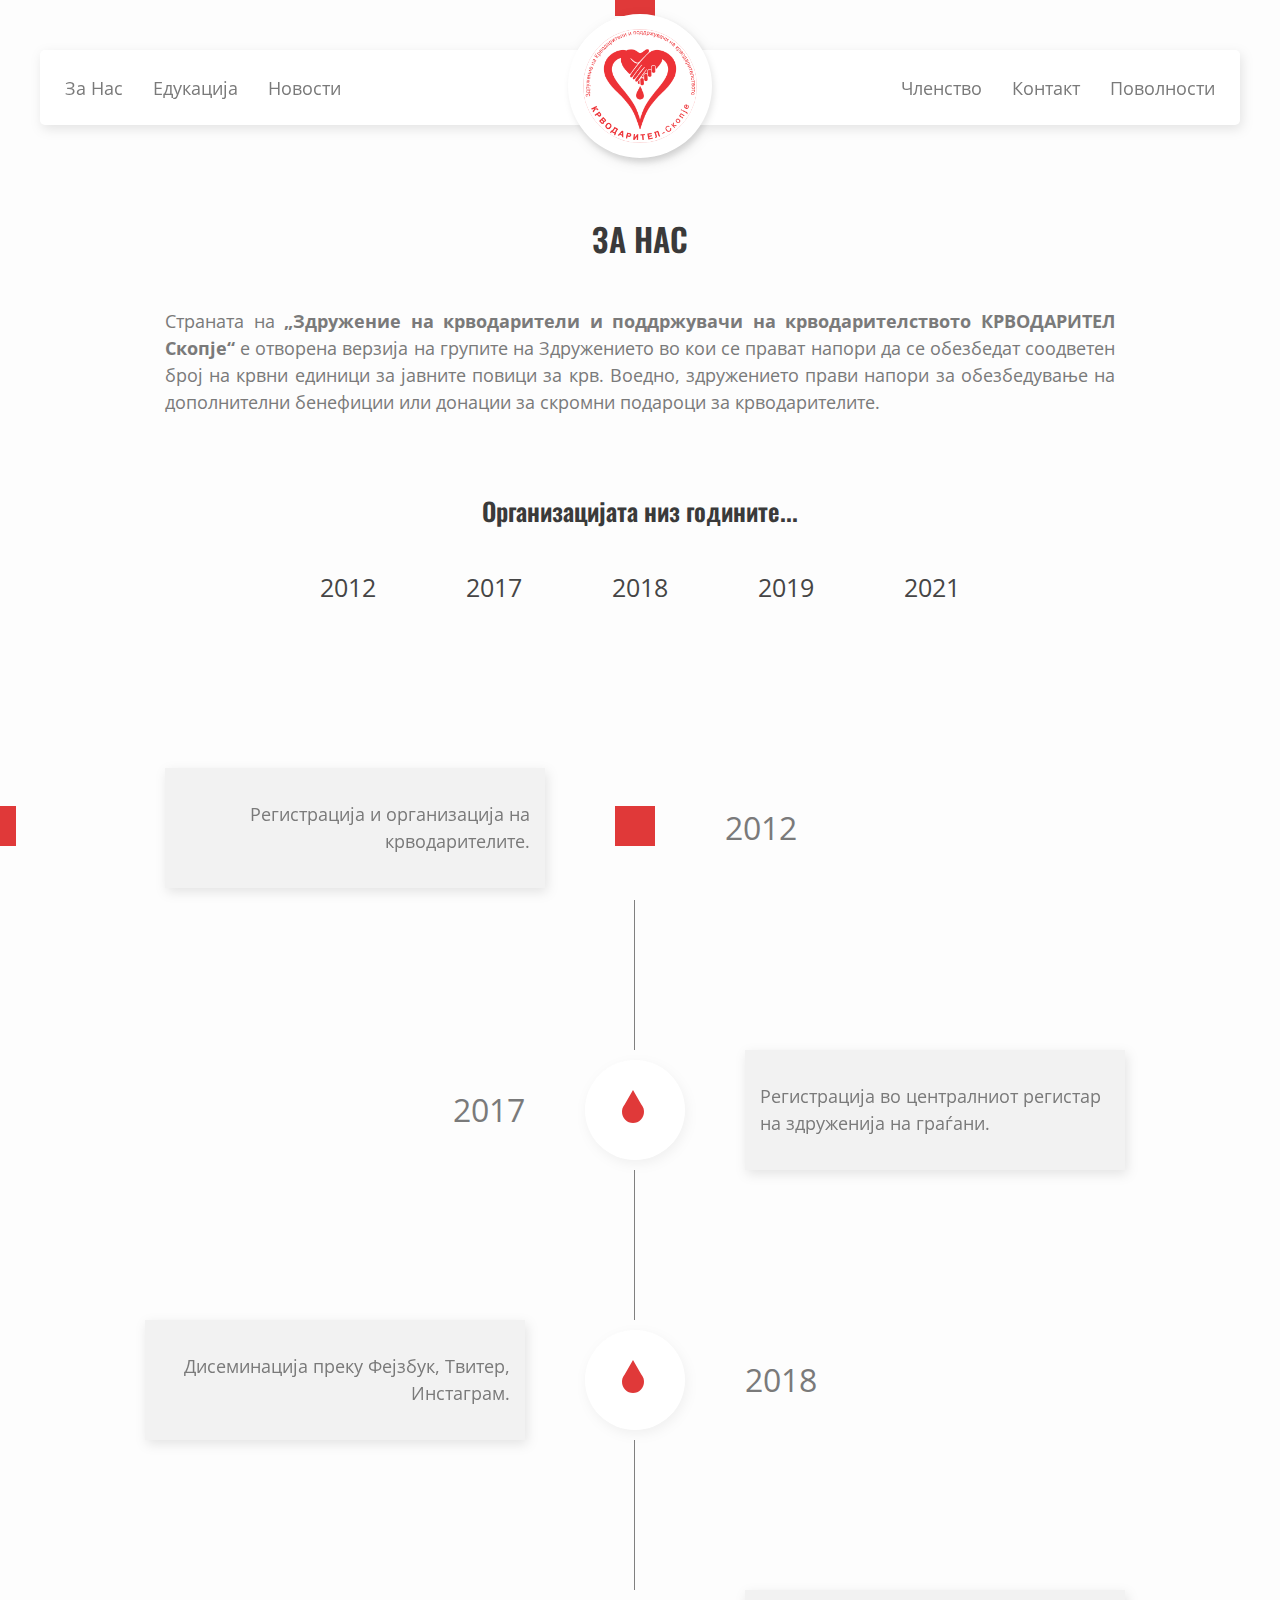
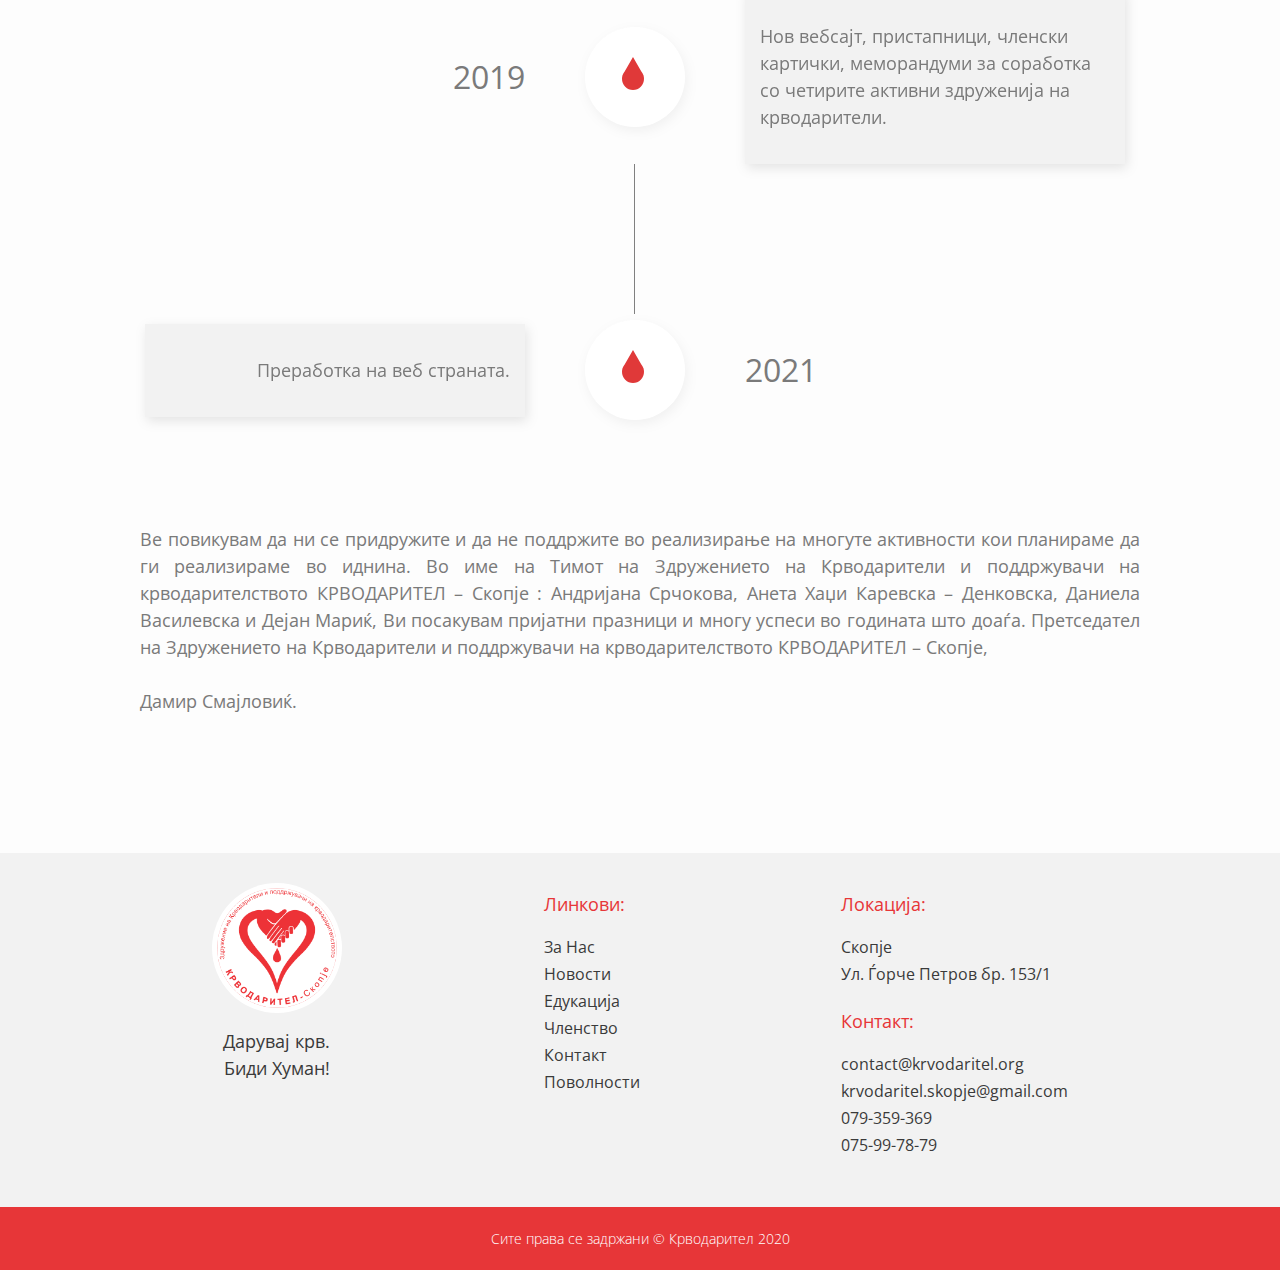
<file: about-us.html>
<!DOCTYPE html>
<html lang="mk">
    <head>
        <title>За Нас</title>
        <meta name="viewport" content="width=device-width, initial-scale=1.0">
        <meta charset="UTF-8">
        
        <!-- style.css -->
    <link href="css/about-us-style.css" rel="stylesheet">
    <link rel="stylesheet" href="css/main.css">

    <link rel="stylesheet" href="css/main.css">
    <link rel="preconnect" href="https://fonts.gstatic.com">
    <link href="https://fonts.googleapis.com/css2?family=Oswald:wght@400;600&display=swap" rel="stylesheet">
    <link href="https://fonts.googleapis.com/css2?family=Open+Sans&display=swap" rel="stylesheet">

    </head>
    <body>
        
       <!--Header (navlinks, logo and button) -->
       <div class="header-wrapper">
       <header class="header-nav">
        <nav>
            <ul class="nav-links-left">
              <li><a class="nav-link" href="about-us.html">Зa Нас</a></li>
              <li><a class="nav-link" href="archive.html">Едукација</a></li>
              <li><a class="nav-link" href="archive.html">Новости</a></li>
            </ul>
          </nav>
          <div class="logo-container">
            <a href="index.html"><img class="logo" src="img/logo.png" alt="logo"></a>
          </div>
          <nav>
            <ul class="nav-links-right">
              <li><a class="nav-link" href="register.html">Членство</a></li>
              <li><a class="nav-link" href="contact.html">Контакт</a></li>
              <li><a class="nav-link" href="benefits.html">Поволности</a></li>
            </ul>
          </nav>

      </header>
    </div> <!--end of header-wrapper div-->
    
        <!-- Main -->
        <main class="content-boxed">
            <!-- H1- За Нас - наслов -->
            <h1>ЗА НАС</h1>
            <!-- Paragraph -->
            <div id="main-p">
            <p>Страната на <b>„Здружение на крводарители и поддржувачи на крводарителството КРВОДАРИТЕЛ Скопје“</b> е отворена верзија на групите на Здружението во кои се прават напори да се обезбедат соодветен број на крвни единици за јавните повици за крв.
                Воедно, здружението прави напори за обезбедување на дополнителни бенефиции или донации за скромни подароци за крводарителите.</p>
            </div>
    
            <!-- Section - Низ годините -->
            <section class="niz-godinite">
            <h3>Организацијата низ годините...</h3>
            <section class="years">
            <p><a href="#2012">2012</a></p>
            <p><a href="#2017">2017</a></p>
            <p><a href="#2018">2018</a></p>  
            <p><a href="#2019">2019</a></p>
            <p><a href="#2021">2021</a></p>
        </section>


            <!-- Section - 2012 -->
            <section class="section-2012" id="2012">
                <article class="text-box-1">
                    <p>Регистрација и организација на крводарителите.</p>
                </article>
                <div class="heart">
                    <div class="shape"></div>
                </div>
                <div class="year2">
                <p>2012</p>
                </div>
            </section>

            <!-- Vertical Line -->
             <div class="vl"></div>

            <!-- Section - 2017 -->
            <section class="section-2017" id="2017">
                <div class="year">
                <p>2017</p>
            </div>
                <div class="circle">
                    <img class="blood-drop" src="img/blood-drop.svg" alt="blood-drop" >
                </div>
                <article class="text-box-2">
                    <p>Регистрација во централниот регистар на
                        здруженија на граѓани.
                    </p>
                </article>
            </section>

            <!-- Vertical Line -->
            <div class="vl"></div>

            <!-- Section - 2018 -->
            <section class="section-2018" id="2018">
                <article class="text-box-3">
                    <p>Дисеминација преку Фејзбук, Твитер, Инстаграм.</p>
                </article>
                <div class="circle">
                    <img class="blood-drop" src="img/blood-drop.svg" alt="blood-drop" >
                </div>
                <div class="year2">
                <p>2018</p>
                </div>
            </section>

            <!-- Vertical Line -->
            <div class="vl"></div>

            <!-- Section 2019 -->
            <section class="section-2019" id="2019">
                <div class="year" id="year2019">
                <p>2019</p>
                </div>
                <div class="circle">
                    <img class="blood-drop" src="img/blood-drop.svg" alt="blood-drop">
                </div>
                <article class="text-box-4">
                    <p>Нов вебсајт, пристапници, членски картички, меморандуми за 
                    соработка со четирите активни здруженија на крводарители.
                    </p>
                </article>
            </section>

            <!-- Vertical Line -->
            <div class="vl"></div>

            <!-- Section - 2021 -->
            <section class="section-2021" id="2021">
                <article class="text-box-5">
                    <p>Преработка на веб страната.</p>
                </article>
                <div class="circle">
                    <img class="blood-drop" src="img/blood-drop.svg" alt="blood-drop">
                </div>
                <div class="year2">
                <p>2021</p>
                </div>
            </section>
        </section>
        <section class="about-us-footer-p">
            <p>Ве повикувам да ни се придружите и да не поддржите во реализирање на многуте активности кои планираме да ги реализираме во иднина.
                Во име на Тимот на Здружението на Крводарители и поддржувачи на крводарителството КРВОДАРИТЕЛ – Скопје : 
                Андријана Срчокова, Анета Хаџи Каревска – Денковска, Даниела Василевска и Дејан Мариќ, Ви посакувам пријатни празници и многу успеси во годината што доаѓа.
                Претседател на Здружението на Крводарители и поддржувачи на крводарителството КРВОДАРИТЕЛ – Скопје, <br>
                <br />
                Дамир Смајловиќ.</p>
        </section>
        </main>
        <!-- Footer -->
        <footer>
            <div class="footer-content">
                <div class="footer-logo same-class">
                    <a href="#back-to-top"><img src="img/logo.png" alt=""></a>
                    <p> Дарувај крв. <br /> Биди Хуман!</p>
                </div>
                <div class="footer-links same-class">
                    <ul>
                        <p>Линкови:</p>
                        <li><a href="about-us.html">За Нас</a></li>
                        <li><a href="archive.html">Новости</a></li>
                        <li><a href="archive.html">Едукација</a></li>
                        <li><a href="register.html">Членство</a></li>
                        <li><a href="contact.html">Контакт</a></li>
                        <li><a href="benefits.html">Поволности</a></li>
                    </ul>
                </div>
                <div class="footer-contact same-class">
                   <ul>
                       <p>Локација:</p>
                       <li>Скопје</li>
                       <li><a href="">Ул. Ѓорче Петров  бр. 153/1</a></li>
                   </ul> 
                   <ul>
                       <p>Контакт:</p>
                       <li><a href="mailto:contact@krvodaritel.org">contact@krvodaritel.org</a></li>
                       <li><a href ="mailto:krvodaritel.skopje@gmail.com">krvodaritel.skopje@gmail.com</a></li>
                       <li><a href="Tel:079-359-369">079-359-369</a></li>
                       <li><a href="Tel:075-99-78-79">075-99-78-79</a></li>
                   </ul>
                </div>
            </div>

            <div class="footer-copyright">
                <p>Сите права се задржани &copy; Крводарител 2020</p>
            </div>

        </footer>

    </body>

</html>
</file>
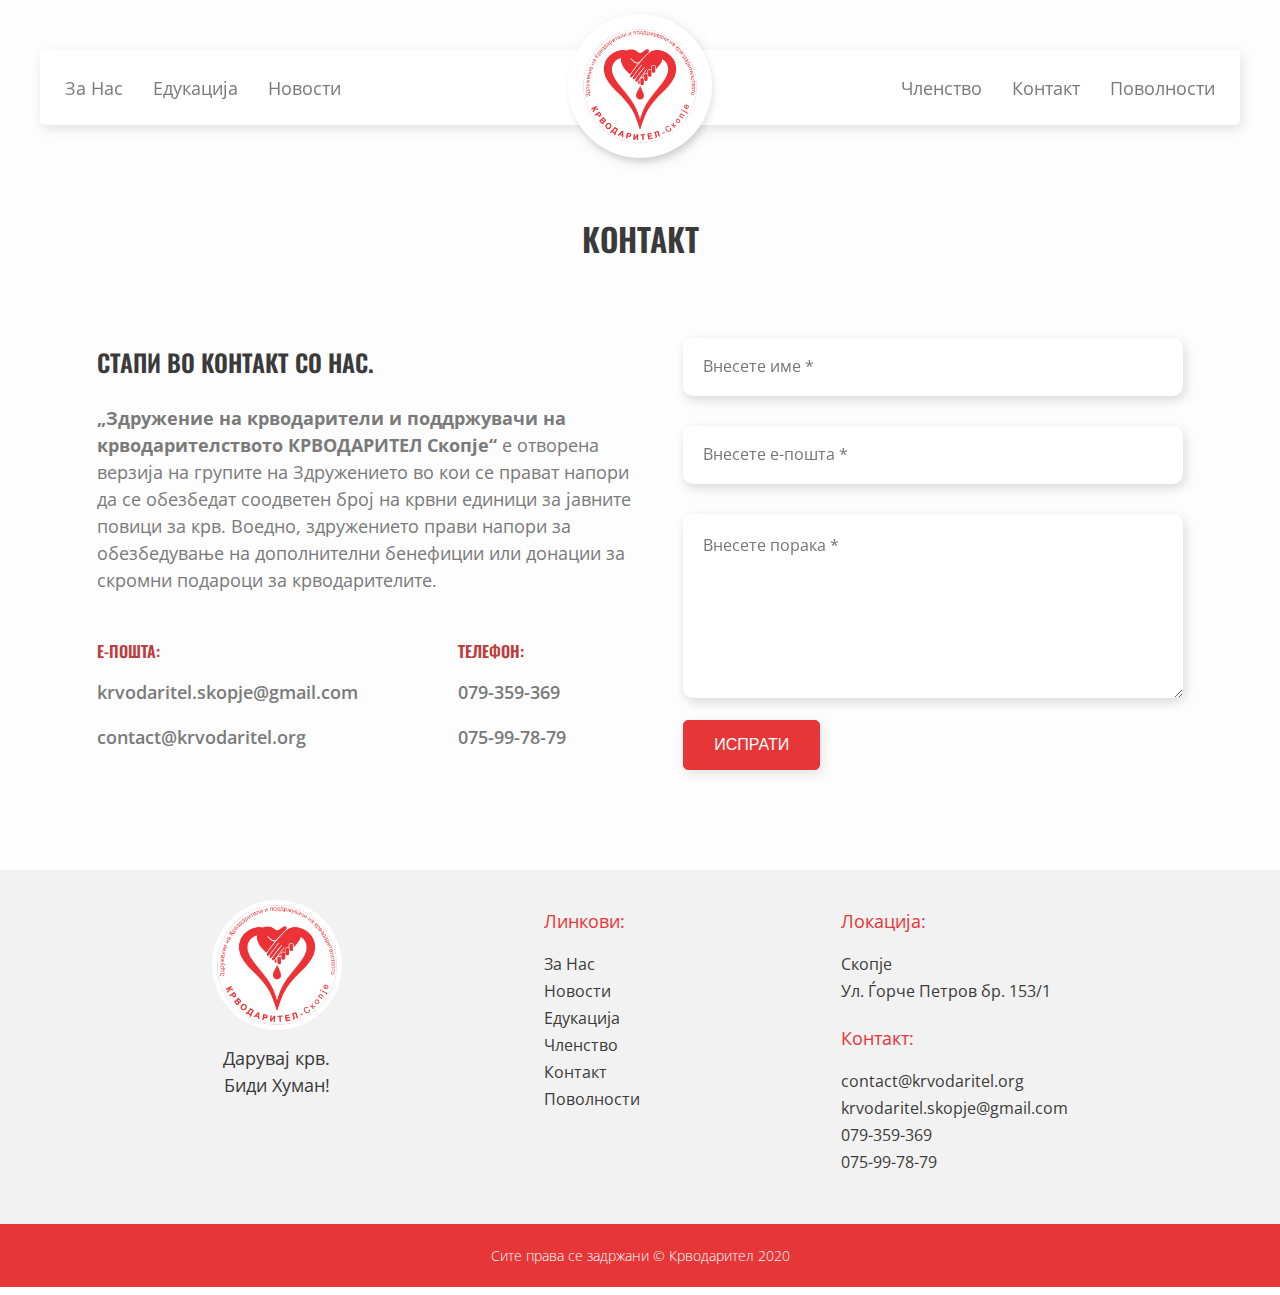
<file: contact.html>
<!DOCTYPE html>
<html lang="mk">
    <head>
        <title>Контакт</title>
        <meta name="viewport" content="width=device-width, initial-scale=1.0">
        <meta charset="UTF-8">
        <!-- Style.css -->
        <link href="css/contact.css" rel="stylesheet">
        <link rel="stylesheet" href="css/main.css">
        <link rel="preconnect" href="https://fonts.gstatic.com">
        <link href="https://fonts.googleapis.com/css2?family=Oswald:wght@400;600&display=swap" rel="stylesheet">
        <link href="https://fonts.googleapis.com/css2?family=Open+Sans&display=swap" rel="stylesheet">
    </head>
    <body>

       <!--Header (navlinks, logo and button) -->
       <div class="header-wrapper">
       <header class="header-nav">
        <nav>
          <ul class="nav-links-left">
            <li><a class="nav-link" href="about-us.html">Зa Нас</a></li>
            <li><a class="nav-link" href="archive.html">Едукација</a></li>
            <li><a class="nav-link" href="archive.html">Новости</a></li>
          </ul>
        </nav>
        <div class="logo-container">
          <a href="index.html"><img class="logo" src="img/logo.png" alt="logo"></a>
        </div>
        <nav>
          <ul class="nav-links-right">
            <li><a class="nav-link" href="register.html">Членство</a></li>
            <li><a class="nav-link" href="contact.html">Контакт</a></li>
            <li><a class="nav-link" href="benefits.html">Поволности</a></li>
          </ul>
        </nav>
      </header>
    </div> <!--end of header-wrapper div-->

        <!-- Main -->
        <main class="content-boxed">
            <h1>КОНТАКТ</h1>
        <div class="wrap-text-and-form">  <!-- wrap-text-and-form container -->
          
        <section class="contact-information">
            <section class="info-wrapper">
        <h2>СТАПИ ВО КОНТАКТ СО НАС.</h2>
        <!-- <p><span id="red-paragraph">Здружение на крводарители и поддржувачи на крводарителството КРВОДАРИТЕЛ Скопјe</span></p> -->

         <!-- Information Paragraph -->
            
            <!-- <h3>ИНФО:</h3> -->
            <p><b>„Здружение на крводарители и поддржувачи на крводарителството КРВОДАРИТЕЛ Скопје“</b> е отворена верзија на групите на Здружението во кои се прават напори да се обезбедат соодветен број на крвни единици за јавните повици за крв.
                Воедно, здружението прави напори за обезбедување на дополнителни бенефиции или донации за скромни подароци за крводарителите.</p>

            <!-- Email and Phone Number -->
            <section class="email-and-phone-number">
            <!-- Email -->
             <section class="email">
                <h4>Е-ПОШТА:</h4>
                <p><a href ="mailto:krvodaritel.skopje@gmail.com">krvodaritel.skopje@gmail.com</a></p>
                <p><a href ="mailto:contact@krvodaritel.org">contact@krvodaritel.org</a></p>
            </section>

            <!-- Phone Number -->
            <section class="phone-number">
                <h4>ТЕЛЕФОН:</h4>
                <p><a href="Tel:079-359-369">079-359-369</a></p>
                <p><a href="Tel:075-99-78-79">075-99-78-79</a></p>
            </section>
        </section>
    </section>
    </section>
        <section class="contact-form">
            <section class="form-wrapper">
        <!-- Forms -->
        <form action="" method="POST">
            <!-- Username Input -->
            <section class="username-and-email">
            <section class="username">
            <input type="text"  name="username" id="username" required placeholder="Внесете име *" />
            </section>
            

            <!-- Email Input -->
            <section class="email">
            <input type="email" name="email" id="email" required placeholder="Внесете е-пошта *"  />
            </section>
            </section>
            <!-- Message Input -->
            <section class="message">
            <textarea name="message" id="message" cols="30" rows="8" required placeholder="Внесете порака *"></textarea>
            <br />
            <br />
            <!-- Button -->
         <button class="btn btn-red">ИСПРАТИ</button>
            </section>
        </form>
        </section> 
    </section> 
    </div> <!-- wrap-text-and-form container -->    
    
  </main>
  <footer>
    <div class="footer-content">
        <div class="footer-logo same-class">
            <a href="#back-to-top"><img src="img/logo.png" alt=""></a>
            <p> Дарувај крв. <br /> Биди Хуман!</p>
        </div>
        <div class="footer-links same-class">
            <ul>
                <p>Линкови:</p>
                <li><a href="about-us.html">За Нас</a></li>
                <li><a href="archive.html">Новости</a></li>
                <li><a href="archive.html">Едукација</a></li>
                <li><a href="register.html">Членство</a></li>
                <li><a href="contact.html">Контакт</a></li>
                <li><a href="benefits.html">Поволности</a></li>
            </ul>
        </div>
        <div class="footer-contact same-class">
           <ul>
               <p>Локација:</p>
               <li>Скопје</li>
               <li><a href="">Ул. Ѓорче Петров  бр. 153/1</a></li>
           </ul> 
           <ul>
               <p>Контакт:</p>
                <li><a href="mailto:contact@krvodaritel.org">contact@krvodaritel.org</a></li>
                <li><a href ="mailto:krvodaritel.skopje@gmail.com">krvodaritel.skopje@gmail.com</a></li>
                <li><a href="Tel:079-359-369">079-359-369</a></li>
                <li><a href="Tel:075-99-78-79">075-99-78-79</a></li>
           </ul>
        </div>
    </div>

    <div class="footer-copyright">
        <p>Сите права се задржани &copy; Крводарител 2020</p>
    </div>

</footer>
    </body>
</html>
</file>
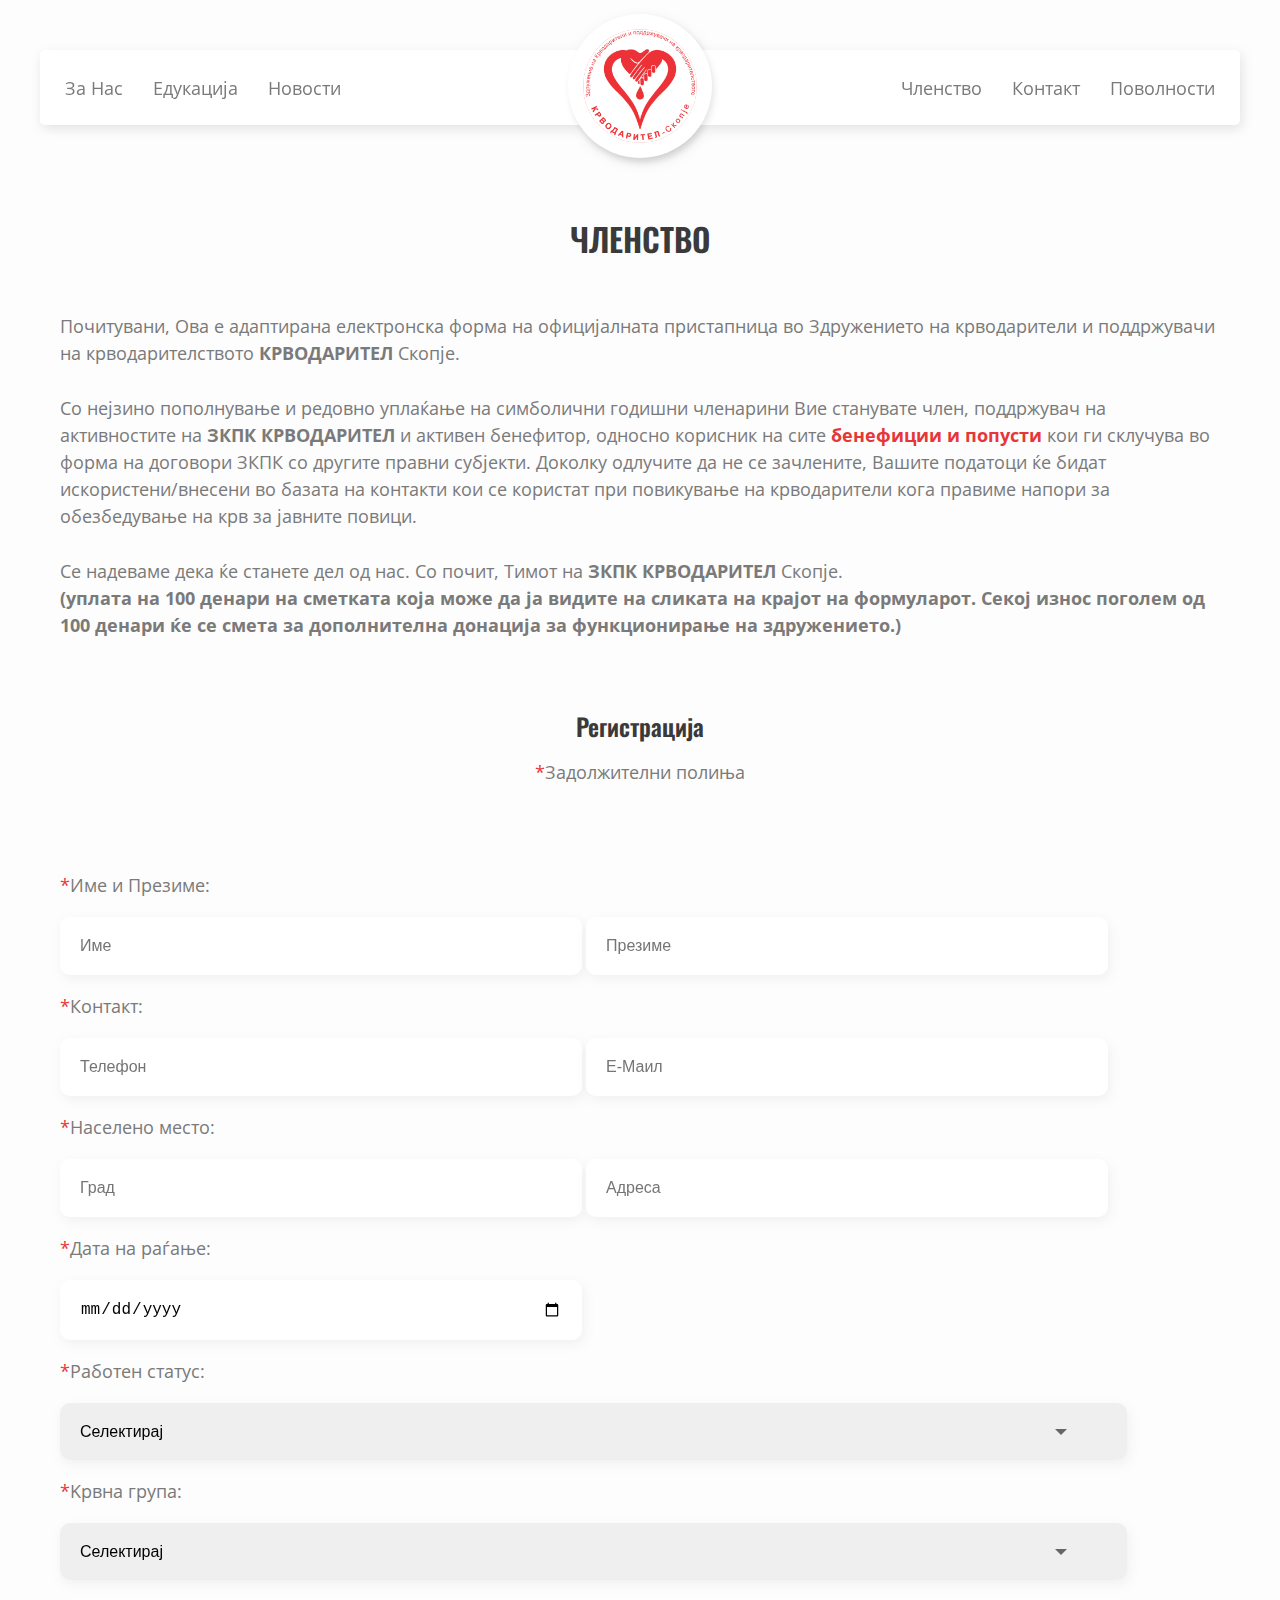
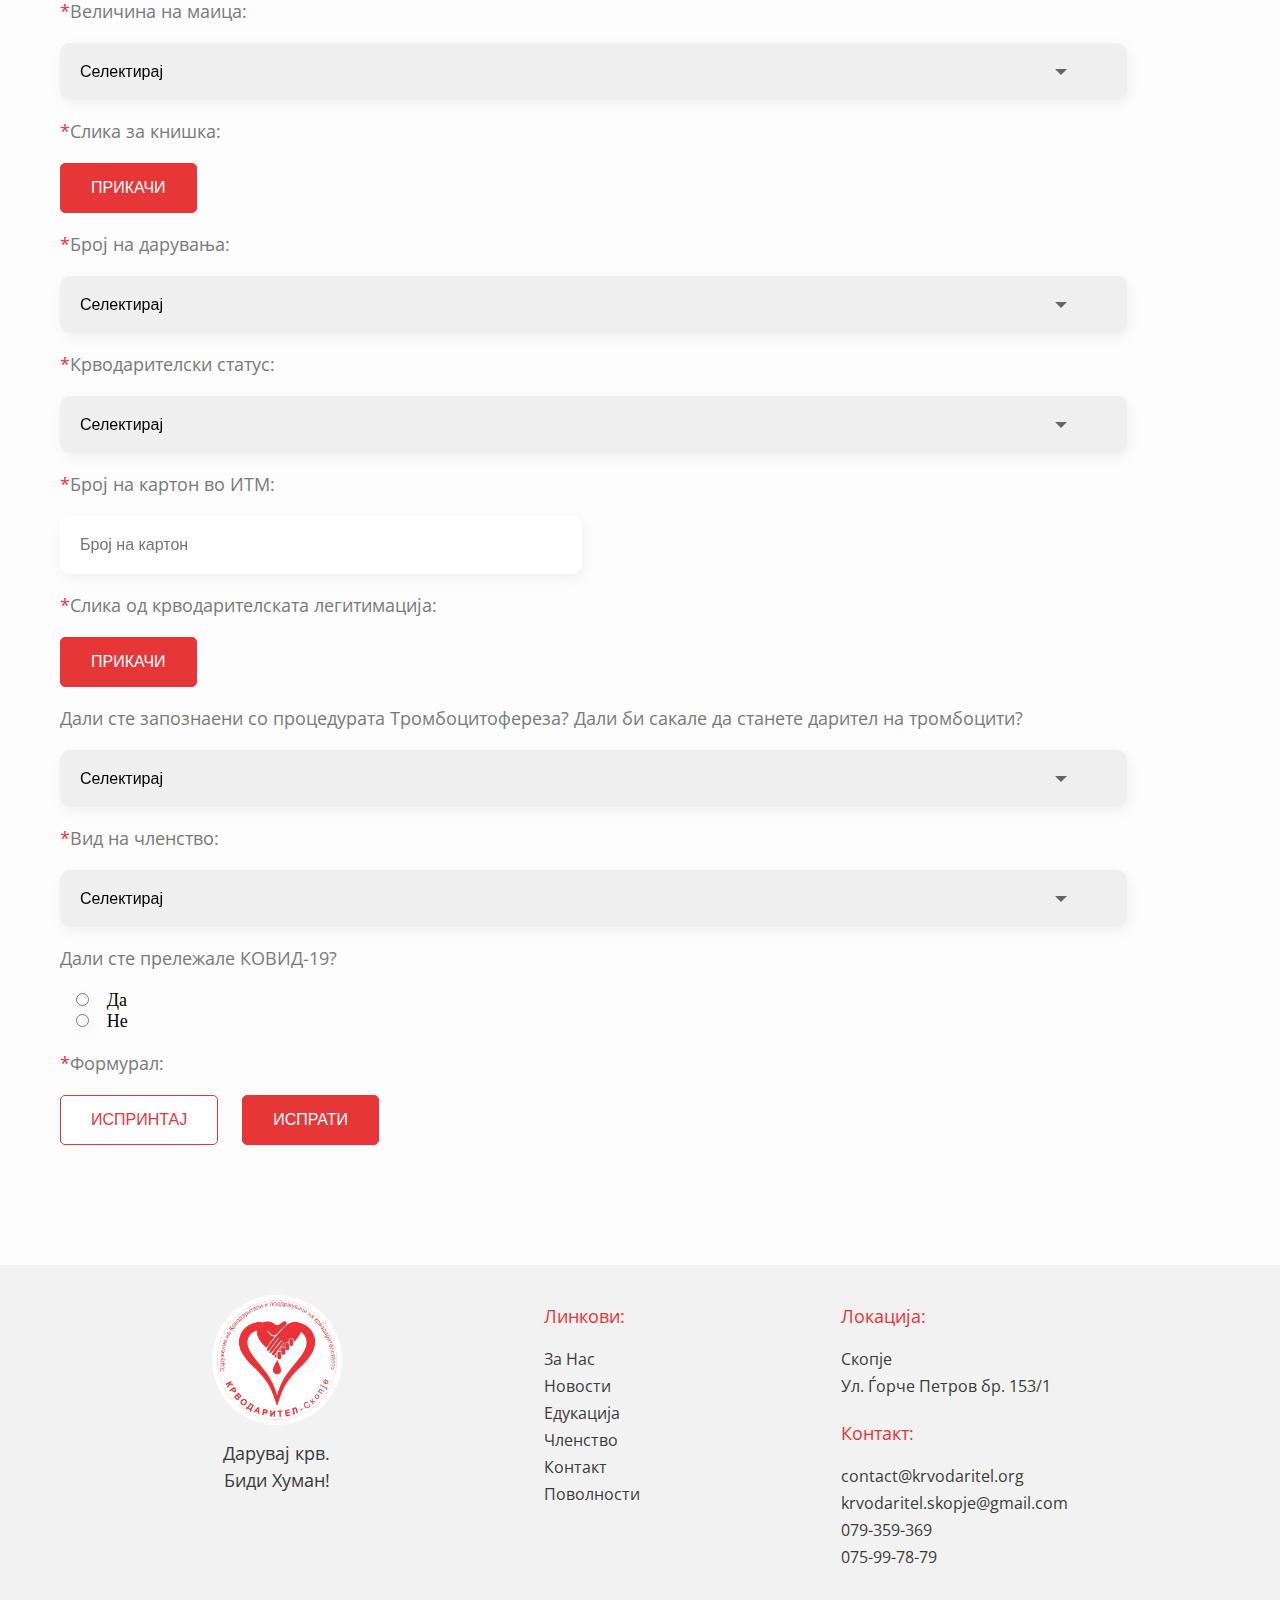
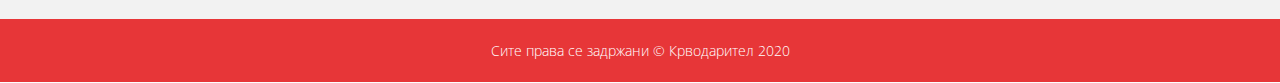
<file: register.html>
<!DOCTYPE html>
<html lang="Mk">
    <head>
        <title>Крводарител</title>
        <meta name="viewport" content="width=device-width, initial-scale=1.0">
        <meta charset="UTF-8">
        <link rel="preconnect" href="https://fonts.gstatic.com">
        <link href="https://fonts.googleapis.com/css2?family=Oswald:wght@400;600&display=swap" rel="stylesheet">  
        <link href="https://fonts.googleapis.com/css2?family=Open+Sans&display=swap" rel="stylesheet">   
        <link rel="stylesheet" href="css/register-style.css">
        <link rel="stylesheet" href="css/main.css"> 
    </head>
    <body>
        <!--Header (navlinks, logo and button) -->
        <div class="header-wrapper">
        <header class="header-nav">

            <nav>
              <ul class="nav-links-left">
                <li><a class="nav-link" href="about-us.html">Зa Нас</a></li>
                <li><a class="nav-link" href="archive.html">Едукација</a></li>
                <li><a class="nav-link" href="archive.html">Новости</a></li>
              </ul>
            </nav>
            <div class="logo-container">
                <a href="index.html"><img class="logo" src="img/logo.png" alt="logo"></a>
            </div>
            <nav>
              <ul class="nav-links-right">
                <li><a class="nav-link" href="register.html">Членство</a></li>
                <li><a class="nav-link" href="contact.html">Контакт</a></li>
                <li><a class="nav-link" href="benefits.html">Поволности</a></li>
              </ul>
            </nav>
          </header>

        </div>
        <!-- Main -->
        <main class="content-boxed">

            <!-- Div Heading -->
            <div class="heading">
                <h1>ЧЛЕНСТВО</h1>
                <div class="main-information">
                <p>
                    Почитувани, Ова е адаптирана електронска форма на официјалната пристапница во
                    Здружението на крводарители и поддржувачи на крводарителството <span class="bold">КРВОДАРИТЕЛ</span> Скопје.
                </p>
                <p>
                    Со нејзино пополнување и редовно уплаќање на симболични годишни членарини Вие станувате член, 
                    поддржувач на активностите на <span class="bold">ЗКПК КРВОДАРИТЕЛ</span> и активен бенефитор, односно корисник на сите <a href="benefits.html" > <span class="bold">бенефиции и попусти</span></a>  кои ги склучува 
                    во форма на договори ЗКПК со другите правни субјекти. Доколку одлучите да не се зачлените, Вашите податоци ќе бидат искористени/внесени во
                    базата на контакти кои се користат при повикување на крводарители кога правиме напори за обезбедување на крв за јавните повици.
                </p>
                <p>
                    Се надеваме дека ќе станете дел од нас. Со почит, Тимот на <span class="bold">ЗКПК КРВОДАРИТЕЛ</span> Скопје. <br />
                    <span class="bold">(уплата на 100 денари на сметката која може да ја видите на сликата на крајот на формуларот. 
                        Секој износ поголем од 100 денари ќе се смета за дополнителна донација за функционирање на здружението.)</Span> 
                </p>
            </div>
            </div> <!-- heading end here -->
            <div class="register-forms">
                <div class="titles">
                    <h2>Регистрација</h2>
                    <p><span class="red">*</span>Задолжителни полиња</p>
                </div>

                <!-- Form -->
                <form action="" method="POST">

                    <!-- Full Info -->
                    <div class="full-info">
                        <p> <span class="red">*</span>Име и Презиме:</p>
                        <div class="fullname">
                            <span class="one">
                                <input class="input1" type="text" name="name" id="name" placeholder="Име" required>
                            </span>
                            <span class="one">
                                <input class="input2" type="text" name="lastname" id="lastname" placeholder="Презиме" required>
                            </span>
                        </div>
                    </div> <!-- full info end here -->

                    <!-- Contact Info -->
                    <div class="contact-info">
                        <p><span class="red">*</span>Контакт:</p>
                        <div class="number-email">
                            <span class="one">
                                <input type="text" name="mobile" id="mobile" placeholder="Телефон" required>
                            </span>
                            <span class="one">
                                <input type="email" name="email" id="email" placeholder="Е-Маил" required>
                            </span>
                        </div>
                        <div class="location">
                            <p><span class="red">*</span>Населено место:</p>
                            <div>
                                <span class="one">
                                    <input type="text" name="city" id="city" placeholder="Град" required>
                                </span>
                                <span class="one">
                                    <input type="text" name="adress" id="adress" placeholder="Адреса" required>
                                </span>
                            </div>
                        </div>
                        <!-- Date -->
                        <div class="date-birth">
                            <p><span class="red">*</span>Дата на раѓање:</p>
                            <div>
                                <input type="date" name="date" id="" placeholder="Датум на раѓање" required>
                            </div>
                            
                        </div>
                    </div> <!-- contact-info end here -->

                    <!-- Work Status-->
                    <div class="workstatus">
                        <p><span class="red">*</span>Работен статус:</p>
                        <div>
                            <select name="status" id="status" required>
                                <option disabled selected>Селектирај</option>
                                <option value="Vraboten">Вработен</option>
                                <option value="Nevraboten">Невработен</option>
                                <option value="Student">Студент</option>
                                <option value="Penzioner">Пензионер</option>
                            </select>
                        </div>
                    </div>
                    <!-- Blood Types-->
                    <div class="blood-types">
                        <p><span class="red">*</span>Kрвна група:</p>
                        <div>
                            <select name="blood-type" id="blood-type" required>
                                <option disabled selected>Селектирај</option>
                                <option value="0-negativ">0  негатив</option>
                                <option value="0-pozitiv">0 позитив</option>
                                <option value="A-negativ">А негатив</option>
                                <option value="A-pozitiv">А позитив</option>
                                <option value="B-negativ">Б негатив</option>
                                <option value="B-pozitiv">Б позитив</option>
                                <option value="AB-negativ">АБ негатив</option>
                                <option value="Ab-pozitiv">АБ позитив</option>
                            </select>
                        </div>
                    </div>
                    <div class="sizeshirt" >
                        <p><span class="red">*</span>Величина на маица:</p>
                        <div>
                            <select name="size-shirt" id="size-shirt" required>
                                <option disabled selected>Селектирај</option>
                                <option value="S">S</option>
                                <option value="M">M</option>
                                <option value="L">L</option>
                                <option value="XL">XL</option>
                                <option value="XXL">XXL</option>
                            </select>
                        </div>
                    </div>
                    <!-- Btn-New Photo-->
                    <div class="new-photo">
                        <p><span class="red">*</span>Слика за книшка:</p>
                        <div>
                            <button class="btn btn-red">ПРИКАЧИ</button required>
                        </div>
                    </div>
                    <div>
                        <p><span class="red">*</span>Број на дарувања:</p>
                        <div class="donate-number">
                            <select name="donatenumber" id="donatenumber" required>
                                <option disabled selected>Селектирај</option>
                                <option value="0-9">0-9</option>
                                <option value="10-24">10-24</option>
                                <option value="25-49">25-49</option>
                                <option value="50-74">50-74</option>
                                <option value="75-99">75-99</option>
                                <option value="100">100+</option>
                            </select>
                        </div>
                    </div>
                    <!-- Donor Status-->
                    <div class="donorstatus">
                        <p><span class="red">*</span>Крводарителски статус:</p>
                        <div>
                            <select name="donor-status" id="donor-status">
                                <option disabled selected>Селектирај</option>
                                <option value="Na-Povik">На Повик</option>
                                <option value="Redoven">Редовен</option>
                                <option value="Povremen">Повремен</option>
                                <option value="Neaktiven">Неактивен</option>
                            </select>
                        </div>
                    </div>
                    
                    <!-- ITM NUMBER -->
                    <div class="itm-number">
                        <p><span class="red">*</span>Број на картон во ИТМ:</p>
                        <div class="itm">
                            <input type="text" name="itmnumber" id="itmnumber" placeholder="Број на картон" required>
                        </div>
                    </div>
                    <!--- Photo Leg. -->
                    <div class="leg-photo">
                        <p><span class="red">*</span>Слика од крводарителската легитимација:</p>
                        <div>
                            <button class="btn btn-red">ПРИКАЧИ</button>
                        </div>
                    </div>

                    <!-- Donor Trombociti Form -->
                    <div class="donortrombociti">
                        <p> Дали сте запознаени со процедурата Тромбоцитофереза? Дали би сакале да станете дарител на тромбоцити?</p>
                        <div>
                            <select name="trombociti-donor" id="trombociti-donor" >
                                <option disabled selected>Селектирај</option>
                                <option value="">Веќе сум активен дарител на тромбоцити</option>
                                <option value="">Заинтересиран сум за дарување на тромбоцити</option>
                                <option value="">Не сум заинтересиран / проверен сум за дарување на тромбоцити</option>
                            </select>
                        </div>
                    </div>

                    <!-- Type Membership -->
                    <div>
                        <p><span class="red">*</span>Вид на членство:</p>
                        <div class="typemembership">
                            <select name="type-membership" id="type-membership">
                                <option disabled selected>Селектирај</option>
                                <option value="polnopraven chlen">Полноправен член ( може да биде вклучен во активностите на здружението)</option>
                                <option value="chlen podrzuvach">Член подржувач( лице кое не е крводарител )</option>
                                <option value="25-49">Не сум заинтересиран / проверен сум за дарување на тромбоцити</option>
                            </select>
                        </div>
                    </div>
                    <!-- COVID-19 FORM -->
                    <div class="covid-form">
                        <p>Дали сте прележале КОВИД-19?</p>
                        <input type="radio" name="covid-qst" id="yes" value="yes">
                        <label for="yes">Да</label>
                        <br>
                        <input type="radio" name="covid-qst" id="no" value="no">
                        <label for ="no">Не</label>
                    </div>
                    <!-- BTN SUBMIT AND PRINT -->
                    <div class="submitandprint">
                        <p><span class="red">*</span>Формурал:</p>
                            <button class="btn btn-nofill">ИСПРИНТАЈ</button>
                            <button type="submit" class="btn btn-red" id="primary">ИСПРАТИ</button>
                    </div>
                </form> <!-- form end here-->

            </div> <!-- register forms end here -->

        </main> <!-- main end here -->
            <footer>
                <div class="footer-content">
                    <div class="footer-logo same-class">
                        <a href="#back-to-top"><img src="img/logo.png" alt=""></a>
                        <p> Дарувај крв. <br /> Биди Хуман!</p>
                    </div>
                    <div class="footer-links same-class">
                        <ul>
                            <p>Линкови:</p>
                            <li><a href="about-us.html">За Нас</a></li>
                            <li><a href="archive.html">Новости</a></li>
                            <li><a href="archive.html">Едукација</a></li>
                            <li><a href="register.html">Членство</a></li>
                            <li><a href="contact.html">Контакт</a></li>
                            <li><a href="benefits.html">Поволности</a></li>
                        </ul>
                    </div>
                    <div class="footer-contact same-class">
                       <ul>
                           <p>Локација:</p>
                           <li>Скопје</li>
                           <li><a href="">Ул. Ѓорче Петров  бр. 153/1</a></li>
                       </ul> 
                       <ul>
                           <p>Контакт:</p>
                            <li><a href="mailto:contact@krvodaritel.org">contact@krvodaritel.org</a></li>
                            <li><a href ="mailto:krvodaritel.skopje@gmail.com">krvodaritel.skopje@gmail.com</a></li>
                            <li><a href="Tel:079-359-369">079-359-369</a></li>
                            <li><a href="Tel:075-99-78-79">075-99-78-79</a></li>
                       </ul>
                    </div>
                </div>
    
                <div class="footer-copyright">
                    <p>Сите права се задржани &copy; Крводарител 2020</p>
                </div>
    
        </footer>
    </body>
</html>
</file>
<file: css/about-us-style.css>
html{
    box-sizing: border-box;
}
*{
    box-sizing: inherit;
}
body{
    color:#595959;
}
p{
    font-family: 'Open Sans', sans-serif;
    color: #7a7a7a;
    line-height: 1.5em;
}
h1, h2, h3, h4{
    font-family: 'Oswald', sans-serif;
    font-weight: 600;
    line-height: 1.2;
    color:#3a3a3a;
}
.header-wrapper{
    padding: 60px 0px 60px 0px;
}
main h1{
    text-align: center;
    margin-top: 50px;
}

/* Niz godinite - Container */
.niz-godinite{
    margin-top: 50px;
}
.section-2012, .section-2017, .section-2018, .section-2019, .section-2021{
    padding-right: 10px;
}
#main-p{
    margin-top: 50px;
    line-height: 1.5em;
    max-width: 950px;
    text-align: justify;
    margin-left:  auto;
    margin-right: auto;
}
/* Years in sections */
.year2, .year{
    width: 380px;
}
.year2 p, .year p{
    font-size: 1em;
}
.niz-godinite h3{
    text-align: center;
    margin-top: 80px;
}
.years{
    display: flex;
    justify-content: center;
    padding: 20px 0px 50px 0px;
    min-height: 170px;
    
}
.years a{
    font-size: 25px;
    padding: 15px;
    margin: 30px;
    text-decoration: none;
    color: #454545;
}
.years p:hover{
    transform: translateY(-4px);
}
.years a:hover{
    color: #E03939;
}
.years a:focus{
    color: #990003;
}
.years a:active{
    color: #a80003;
}

/* Text Boxes  */
.text-box-1, .text-box-2, .text-box-3, .text-box-4, .text-box-5{
    width: 380px;
    text-align: center;
    padding: 15px;
    filter: drop-shadow(2px 4px 6px rgba(0,0,0, 0.1));
    background-color: #f2f2f2;
}
.text-box-1, .text-box-3, .text-box-5{
    text-align: right;
}
.text-box-2, .text-box-4{
    text-align: left;
}

/* Circles */
.circle{
    width: 100px;
    height: 100px;
    border-radius: 50%;
    background-color: white;
    filter: drop-shadow(2px 4px 6px rgba(0,0,0, 0.05));
    margin: 0 60px;
    position: relative;
}
.circle:hover{
    border-color: #c21737;
}

/* Section - 2012 */
.section-2012{
    align-items: center;
    display: flex;
    margin-top: 50px;
    justify-content: center;
}
.section-2012 :nth-child(3){
    font-size: 2em;
}

/* Blood Drop  */
.blood-drop{
    padding: 30px 0 0px 28px;
    margin: auto;
    width: 50%;
    position: absolute;
    left: 9px;
}
/* Heart Animation */
.heart{
    margin-left: 20px;
    margin-right: 20px;
    padding: 50px;
}
.shape{
    display: inline-block;
    width: 40px;
    height: 40px;
    background-color: #E03939;
    /*animation use*/
    animation: heartbeat 1.2s infinite cubic-bezier(0.214, 0.60, 0.334, 0.1);           
}

.shape::before{
    content: "";
    display: inline-block;
    width: 40px;
    height: 40px;
    background-color: #E03939;
    position: absolute;
    left: -24px;
    border-radius: 50% 0 0 50%;
}
.shape::after{
    content: "";
    display: inline-block;
    width: 40px;
    height: 40px;
    background-color: #E03939;
    position: absolute;
    top: -24px;
    border-radius: 50% 50% 0 0 ;
}
/* Section - 2017 */
.section-2017{
    display: flex;
    align-items: center;
    justify-content: center;
   
}
.year{
    font-size: 2em;
    padding-left: 0;
    text-align: right;
}

/* Vertical Line */
.vl {
    border-left: 1px solid gray;
    height: 150px;
    margin: auto;
    width: 1%;
}

/* Section - 2018 */
.section-2018{
    display: flex;
    align-items: center;
    justify-content: center;
}
.section-2018 :nth-child(3){
    font-size: 2em;
}

/* Section - 2019 */
.section-2019{
    display: flex;
    align-items: center;
    justify-content: center;
}

/* Section - 2021 */
.section-2021{
    display: flex;
    align-items: center;
    justify-content: center;
}
.section-2021 :nth-child(3){
    font-size: 2em;
}

/* Footer  */
.about-us-footer-p{
    margin-top: 100px;
    line-height: 1.5em;
    max-width: 1000px;
    text-align: justify;
    margin-left:  auto;
    margin-right: auto;

}
footer{
    margin-top: 100px;
}
/* Animation - Heartbeat */
@keyframes heartbeat{
    0%{
        transform: scale(0.95) rotate(45deg);
    }
    5%{
        transform: scale(1.1) rotate(45deg);
    }
    39%{
        transform: scale(0.85) rotate(45deg);
    }
    45%{
        transform: scale(1) rotate(45deg);
    }
    60%{
        transform: scale(0.95) rotate(45deg);
    }
    100%{
        transform: scale(0.09) rotate(45deg);
    }
}
</file>
<file: css/main.css>
html{
    -webkit-box-sizing: border-box;
            box-sizing: border-box;
}
*{
    -webkit-box-sizing: inherit;
            box-sizing: inherit;
}

body{
  margin:0px;
  padding:0px;
  background: #fdfdfd;
}
.content-boxed{
  max-width: 1200px;
  margin:30px auto;
  padding:20px;
}

/*Header and nav*/

/* Slider in Header*/
  /* jssor slider loading skin spin css */
  .jssorl-009-spin img {
    animation-name: jssorl-009-spin;
    animation-duration: 1.6s;
    animation-iteration-count: infinite;
    animation-timing-function: linear;
}

@keyframes jssorl-009-spin {
    from {
        transform: rotate(0deg);
    }

    to {
        transform: rotate(360deg);
    }
}


/*jssor slider bullet skin 132 css*/
.jssorb132 {position:absolute;}
.jssorb132 .i {position:absolute;cursor:pointer;}
.jssorb132 .i .b {fill: #fff;fill-opacity:0.8;stroke-width:1600;stroke-miterlimit:10;stroke-opacity:0.7;}
.jssorb132 .i:hover .b {fill:#E73638;fill-opacity:.7;stroke:#fff;stroke-width:2000;stroke-opacity:0.8;}
.jssorb132 .iav .b {fill:#E73638;filter: drop-shadow(2px 4px 6px rgba(0,0,0, 0.1));stroke-width:2400;fill-opacity:0.8;stroke-opacity:1;}
.jssorb132 .i.idn {opacity:0.3;}

.jssora051 {display:block;position:absolute;cursor:pointer;}
.jssora051 .a {fill:none;stroke:#fff;stroke-width:360;stroke-miterlimit:10;}
.jssora051:hover {opacity:.8;}
.jssora051.jssora051dn {opacity:.5;}
.jssora051.jssora051ds {opacity:.3;pointer-events:none;}

/* Header and Nav */
.header-nav {
  min-width: 1200px;
  max-width: 1200px;
  position: absolute;
  z-index: 1000;
  left: 50%;
  top: 50px;
  transform: translateX(-50%);
  margin: 0 auto;
  height: 75px;
  display: flex;
  justify-content: space-between;
  align-items: center;
  padding: 30px 0%;
  background: white;
  border-radius: 5px;
  filter: drop-shadow(2px 4px 6px rgba(0,0,0, 0.1));
}

.logo-container {
  display: flex;
  width: 30%;
  justify-content: center;
}

.logo {
  padding: 15px;
  max-width: 40%;
  background-color: white;
  border-radius: 50%;
  filter: drop-shadow(2px 4px 3px rgba(0,0,0, 0.1));
}

.nav-links {
  display: flex;
  justify-content: flex-start;
  list-style: none;
  width: 400px;
}
.nav-links-left {
  display: flex;
  margin: 0 10px;
  width: 400px;
}
.nav-links-right{
  display: flex;
  margin: 0 10px;
  width: 400px;
  justify-content: flex-end;
}
nav ul {
  list-style: none;
  padding-left: 0;
}
nav ul li{
  margin: 0 15px;
}
.nav-link  {
  font-family: 'Open Sans', sans-serif;
  text-decoration: none;
  display: flex;
  color: #7a7a7a;
  font-size: 18px;
}
.nav-link:hover{
  color:#E73638;
}
ul{
  padding-inline-start: 20px;
  /* padding-inline-end: 20px; */
}
/*Main part*/

/*Hero*/
  .presentation{
    max-width: 1200px;
    margin:30px auto;
    padding:20px;
    display: flex;
    margin: auto;
    min-height: 600px;
    align-items: center;
  }
  .intraduction{
    padding-left: 20px;
  }
.image{
  background-image: url("../img/hero_probno1.jpg");
  background-size: cover;
  background-repeat: no-repeat;
  width: 100%;
  margin-top: 0!important;
  padding-top: 60px;
}
.intro-text{
  margin-top: 200px;
  padding-left: 20px;
}
.intro-text h1{
  font-size: 66px;
  font-weight: 900;
  text-transform: uppercase;
  margin-bottom: 20px;
  margin-top: 0px;
  color: #fff;
}
.intro-text p{
  margin-top: 5px;
  font-size: 16px;
  color: #fff;
}
.cta{
  margin-top: 20px;
}


.logo-container {
  display: flex;
  width: 30%;
  justify-content: center;
}
.logo-container a{
  text-align: center;
}

/*Main part*/

p{
    font-family: 'Open Sans', sans-serif;
    font-weight: 400;
    color: #7a7a7a;
    font-size: 18px;
    line-height: 1.5em;
}
h1, h2, h3, h4{
    font-family: 'Oswald', sans-serif;
    font-weight: 600;
    line-height: 1.2;
    margin:0;
    color: #3a3a3a;
}
h3{
    font-size: 25px;
    line-height: 1.2;
    margin:0 0 10px 0;
}
a{
    color: #E73638;
    text-decoration: none;
}
a:hover{
    color: #6B6B83;
    text-decoration: none;
}
/* button styles */

.btn {
  padding: 15px 30px;
  border: none; 
  border-radius: 5px;
  text-transform: uppercase;
  font-size: 16px;
}

/*btn-red*/
.btn-red{
  color: #fff;
  background-color: #E73638;
  border: 1px solid #E73638;
  margin-right: 20px;
  /* transition */
  transition: 0.3s;
  transition: transform 0.3s ease;
}

.btn-red:hover{
  color: #fff;
  background-color: #E73638;

  /* transform */
  transform: translateY(-4px);
}
.btn-red:active{
  background-color: #9c0c0e;
}

/*btn-nofill*/
.btn-nofill{
  background-color: #fff;
  color: #E73638;
  border: 1px solid #E73638;

  /* transition */
  transition: transform 0.3s ease;
}

.btn-nofill:hover {
  color: white;
  background-color: #E73638; 
  border: 1px solid #E73638;
 /* transform */
  transform: translateY(-4px);
}

.btn-nofill:active{
  background-color: #9c0c0e;
}

/*btn white*/

.btn-white{
  background-color: #fff;
  color: #E73638;

  /* transition */
  transition: transform 0.3s ease;
}

.btn-white:hover{
  /* transform */
  transform: translateY(-4px);
}
/*Main cards*/
.donation_process{
  padding: 100px 0 30px 0;
}
.donation_h3{
  text-align: center;
  font-size: 45px;
}
.main-card{
    display: flex;
    justify-content: center;
    padding-bottom: 70px;
    padding-top: 30px;
 }

.main-card img{
    width: 20%;
    height: auto;
}

 .card-one, .card-two, .card-three{
    padding: 0 10px;

 }
 .reason-one{
    text-align: center;
    width: 370px;
    height: 100%;
    padding: 10px 5px;

 }

.reason-one p{
    padding: 10px 15px 20px 15px;
}

.reason-one h3{
    padding: 20px 0 10px 0;
}
 /* Main Card end Here*/

 /* companies */
.company-logos{
  display: flex;
  flex-direction: row;
  margin-top: 30px;
  margin-bottom: 100px;
  justify-content: space-between;
  align-items: center;
  padding-left: 0px;
  padding-right: 0px;
}
.company-logo-images{
  display: flex;
  justify-content: space-between;
}
.screen_width{
  max-width: 1200px;
  margin:30px auto;
  padding:20px;
}
.company-h3{
  max-width: 20%;
}
 .company-h3 h3{
   font-size: 20px;
 }
 .cmp-logo img{
  width: 100%;
  padding: 0px 15px;
 } 
 .cmp-logo a:hover img{
   margin-top: -5px;
 }
/*Cards with Information*/
.row{
  display: flex;
  justify-content: space-between;
  margin-bottom: 80px;
  position: relative;
  padding-left: 0px;
  padding-right: 0px;
}
.fisrt-infocard{
  justify-content: flex-start;
  height: 300px;
  width: 370px;
  border-radius: 5px;
  filter: drop-shadow(2px 4px 6px rgba(0,0,0, 0.1));

}
.bg_firstcard{
 background-image: url("../img/firstcard.jpg");
 background-size: cover;
 background-color: rgba(231, 54, 56, 0.4);
 background-blend-mode: lighten;
}
.info-text{
  background-color:#E73638;
  display: inline-block;
}
.info-text h3{
  color: white;
  padding: 6px 15px 1px 15px;
  font-size: 1rem;
}
.info-btn{
  display: flex;
  flex-direction: column;
  align-items: center;
  padding-top: 80px;;
}
.info-btn-link{
  color: #000;
  padding: 5px 5px 5px 0;
  margin-bottom: 10px;
  border-radius: 5px;
  background-color: #fff;
  width: 60%;
  text-align: center;

}
.info-btn a{
  padding-left: 5px;
}

.pr{
 margin-right: 20px;
}

/*Second variations of cards*/
.variation-infocard{
  justify-content: space-evenly;
  background-color: #fff;
  height: 380px;
  width: 370px;
  border-radius: 5px;
  filter: drop-shadow(2px 4px 6px rgba(0,0,0, 0.1));

}
.variationtwophoto img{
  width: 370px;
}
.photo{
  background-image: url("../img/novosti_image.jpg");
  height: 200px;
  background-size: cover;
  background-repeat: no-repeat;
}
.photo2{
  background-image: url("../img/blog_2.jpg");
  height: 200px;
  background-size: cover;
  background-repeat: no-repeat;
}
.photo3{
  background-image: url("../img/blog_3.jpg");
  height: 200px;
  background-size: cover;
  background-repeat: no-repeat;
}
.blog_info{
  padding: 20px 20px 0 20px;
}
.paragraph p{
  font-size: 14px;

}
.paragraph h3{
  font-size: 22px;

}
.post-date{
 font-size: 14px;
 padding-bottom: 10px;
}
.cta-reed{
  background: #E73638;
    width: 130px;
    height: 40px;
    cursor: pointer;
    font-size: 16px;
    border: none;
    color: white;
    border-radius: 5px;
    font-size: 12px;


}
/* Circles */

.curcle1{
 width: 400px;
 height: 400px;
 background: rgba(21, 50, 58, 0.05);
 border-radius: 50%;
 position: absolute;
 top: 1400px;
 left: -100px;
 z-index: -5;
 overflow: hidden;
 }
 .curcle2{
   position: absolute;
   top: 1100px;
   right: 0;
   z-index: -5;
   opacity: 0.05;
   height: 400px;

 }

 /*Event System*/
 .event-system{
   background-color: #15323a;
   background-image: url("../img/krvodaritel-cover1-1.jpg");
   
   background-repeat: no-repeat;
   background-size: cover;
   background-position: center;
    margin-top: 150px;
   height: 600px;
 }
 .eventh3{
   padding-top: 90px;
   color: #fff;
   text-align: center;
   font-size: 45px;
   padding-bottom: 60px;
 }
 .events_position{
   display: flex;
   justify-content: center;
 }
 .event1{
   display: flex;
   background: #fff;
   width: 440px;
   height: 130px;
   margin-right: 100px;
   border-radius: 5px;
   filter: drop-shadow(2px 4px 6px rgba(0,0,0, 0.1));

 }
 .red_square{
   background: #E73638;
   width: 140px;
   border-radius: 5px;
 }
 .red_square p{
   color: #fff;
   font-size: 36px;
   margin: 0;
   font-weight: bold;
   text-align: center;

   line-height: 1.2em;

 }
 .date{
   padding-top: 20px;
 }
 .event2{
   display: flex;
   background: #fff;
   width: 440px;
   height: 130px;
   border-radius: 5px;
   filter: drop-shadow(2px 4px 6px rgba(0,0,0, 0.1));
 }
 .info_event h3{
   font-size: 20px;
   padding: 30px 0 0 24px; ;
 }
 .details{
   display: flex;
   padding-left: 30px;

 }
 .details a{
   padding-left: 30px;
 }
 .details p{
      font-size: 12px;
 }
/* SUPPLIES */
.supplies-center{
  text-align: center;
  /* padding: */
}
.flex-2{
  flex: 2;
  align-items: center;
  background: #fff;
  filter: drop-shadow(2px 4px 3px rgba(0,0,0, 0.1));
  border-radius: 5px;
  margin-left: 20px;
}
.supplies-h3{
  text-align: center;
  margin-top: 25px;
}
#supplies { position: relative; padding:20px 20px 40px 20px; max-width: 1000px;}
aside #supplies { position: relative; padding:15px 10px; max-width: 1000px;}
#supplies .high, #supplies .low{ color:#252525; font-size: 15px; }
#supplies .high, #supplies .low{ margin: 0 80px 30px 0; padding: 0 20px 5px 20px; position: relative; float: left; }
#supplies .high {  border-bottom:2px solid #ffc000;}
#supplies .low { border-bottom:2px solid #6dcff6;}
#supplies .measure{ float: left; margin: 30px 0px 0px 0px; width: 12.5%; position: relative;}
aside #supplies .measure{ float: left; margin: 30px 0px 0px 0px; width: 50%; position: relative;}
aside #supplies .measure .center{ width: 58px; position: relative; margin: 15px 0; }
#supplies .measure .center{ width: 58px; position: relative; margin: auto; }
#supplies .measure .top{position: absolute; left: -5px; width: 20px; height: 2px; background: #ffc000; z-index: 3;}
#supplies .measure .bottom {position: absolute; left: -5px; width: 20px; height: 2px; background: #6dcff6; z-index: 3;}
#supplies .measure.one .top{ bottom: 65px;}
#supplies .measure.one .bottom{ bottom: 18px;}
#supplies .measure.two .top{ bottom: 75px;}
#supplies .measure.two .bottom{ bottom: 15px;}
#supplies .measure.three .top{ bottom: 70px;}
#supplies .measure.three .bottom{ bottom: 21px;}
#supplies .measure.four .top{bottom: 72px;}
#supplies .measure.four .bottom{ bottom: 14px;}
#supplies .measure.five .top{ bottom: 67px;}
#supplies .measure.five .bottom{ bottom: 15px;}
#supplies .measure.six .top{ bottom: 64px;}
#supplies .measure.six .bottom{ bottom: 14px;}
#supplies .measure.seven .top{ bottom: 67px;}
#supplies .measure.seven .bottom{ bottom: 13px;}
#supplies .measure.eight .top{bottom: 67px;}
#supplies .measure.eight .bottom{ bottom: 17px;}
#supplies .measure .name{ position: absolute; top: -20px; left: 14px; width: 32px; font-size: 12px; font-weight: bold; text-align: center; color: #000; }
#supplies .measure .name.big{ font-size: 15px; color: #cc1617; }
#supplies .measure .bag{  position: absolute; top: 0; left: 0; width: 58px; height: 100px; background: url(../img/bag.png); z-index: 2; }
#supplies .measure .bag:after { content: ""; position: absolute; bottom: -18px; left: 0; width: 58px; height: 18px; background: url(../img/bag-bottom.png); z-index: 2;}
#supplies .measure .outer{ position: relative; bottom: 0; width: 58px; height: 100px;overflow: hidden; }
#supplies .measure .inner{position: absolute; bottom: 0; width: 100%; height: 0%; background: url(../img/fill.png) no-repeat; overflow: hidden; padding: 0;}

footer{
  background-color: #f2f2f2;
  padding-top: 20px;
}


.footer-content p{
  font-family: 'Open Sans', sans-serif;
  font-size: 18px;
  color: #E73638;
}

.footer-content{
  display: flex;
  justify-content: space-evenly;
  padding: 0 30px;
  }
  
.footer-logo{
  margin-top: 10px;
}

.footer-logo img{
  padding: 5px;
  width: 130px;
  background-color: white;
  border-radius: 50%;
  }

  .footer-logo p{
    font-family: 'Open Sans', sans-serif;
    color: #3a3a3a;
    margin-top: 10px;
    text-align: center;
  }
  
footer ul{
  list-style-type: none;
}

.footer-content li{
  color: #3a3a3a;
  font-family: 'Open Sans', sans-serif;
  padding-bottom: 5px;
  font-size: 16px;
}

.footer-content a{
  color: #3a3a3a;
  font-family: 'Open Sans', sans-serif;
  padding-bottom: 5px;
  font-size: 16px;
}

.footer-copyright{
  background-color: #E73638;
  text-align: center;
  margin-top: 30px;
  padding: 7px;
}

.footer-copyright p{
  font-family: 'Open Sans', sans-serif;
  color: white;
  font-size: 14px;
  font-weight: 200;
}

/* Supplies Animation */
#supplies .inner{
  animation-timing-function: ease-in;
  animation-fill-mode: forwards;
  transition-duration: 2s;
}
</file>
<file: css/contact.css>
html{
    box-sizing: border-box;
}
*{
    box-sizing: inherit;
}
body{
    color: #474747;
}
h1, h2, h3, h4{
    font-family: 'Oswald', sans-serif;
    font-weight: 600;
    line-height: 1.2;
    color:#3a3a3a;
}
p{
    font-family: 'Open Sans', sans-serif;
    color: #7a7a7a;
    line-height: 1.5em;
}
::placeholder{
    font-family: 'Open Sans', sans-serif;
}
main h1{
    text-align: center;
    margin-top: 50px;
}
.header-wrapper{
    padding: 60px 0px 60px 0px;
}
/* Main */
main {
    margin-top: 50px;
}
.wrap-text-and-form{
    display: flex;
    justify-content: space-evenly;
    margin-top: 50px;
}

/* Information- paragraph */
.contact-information{
    width: 550px;
    vertical-align: middle;
    margin-top: 40px;
}
.email, .phone-number{
    margin-top: 30px;
}
.info-wrapper h2{
    padding-bottom: 10px;
}
/* Forms - Email, Username and Message */
form {
    width: 500px;
}
input, #message{
    border:none;
    border-radius: 10px;
    padding:20px;
    font-size: 16px;
    width: 500px;
    filter: drop-shadow(2px 4px 6px rgba(0,0,0, 0.05));
 }
.message, .username-and-email{
    margin: 30px 0px ;
    filter: drop-shadow(2px 4px 6px rgba(0,0,0, 0.1));
} 

/* Button - Испрати */
.button{
   color:white;
   background-color: #E73638;
   padding: 15px 30px;
   font-size: 16px;
   border: none;
   border-radius: 5px;
   font-size: 700;
}
.button:hover{
    transform: translateY(-4px);
}

.info-main p{
    max-width: 60ch;
    line-height: 1.5em;
}

/* Email and Phone Number */
.email h4, .phone-number h4{
    color: #BC3E3E;
}
.email p a, .phone-number p a{
    font-family: 'Open Sans', sans-serif;
    color: #7a7a7a;
    line-height: 1.5em;
    font-weight: 600;
}
.email{
    margin-right: 100px;
}
.email-and-phone-number{
    width: 500px;
    display: flex;
    align-items: center;
}
footer{
    margin-top: 50px;
}
</file>
<file: css/register-style.css>
.header-wrapper{
    padding: 60px 0px 60px 0px;
}
.heading h1{
    text-align: center;
    margin-top: 50px;
}

.heading p{
    color: #7a7a7a;
    padding: 5px 0;
}
.main-information{
    margin-top: 50px;
}
.bold{
    font-weight: 700;
}


.titles{
    text-align: center;
    padding: 50px 0;
}
    /*Select and Imput form*/


.register-forms select{
    appearance: none;
    -webkit-appearance: none;
    -moz-appearance: none;
    background-image: url('data:image/svg+xml;utf8,<svg xmlns="http://www.w3.org/2000/svg" width="100" height="50"><polygon points="0,0 100,0 50,50" style="fill:%23666666;" /></svg>');
    background-position: right 60px top 50%;
    background-repeat: no-repeat;
    background-size: 12px;
    width: 45%;
    border: none;
    width: 92%;
}

.register-forms input{
    width: 45%;
    border: none;
}

.register-forms input, select{ 
    border-radius: 10px;
    padding: 20px;
    font-size: 16px;
    filter: drop-shadow(2px 4px 6px rgba(0,0,0, 0.05));
}

.covid-form input{
    width: 3%;
}

.covid-form label{
    font-size: 18px;
}

.submitandprint div{
    display: inline-block;
}
#primary{
    margin-left: 20px;
}

.red{
    color: #E73638;;
}
footer{
    margin-top: 100px;
}
</file>
